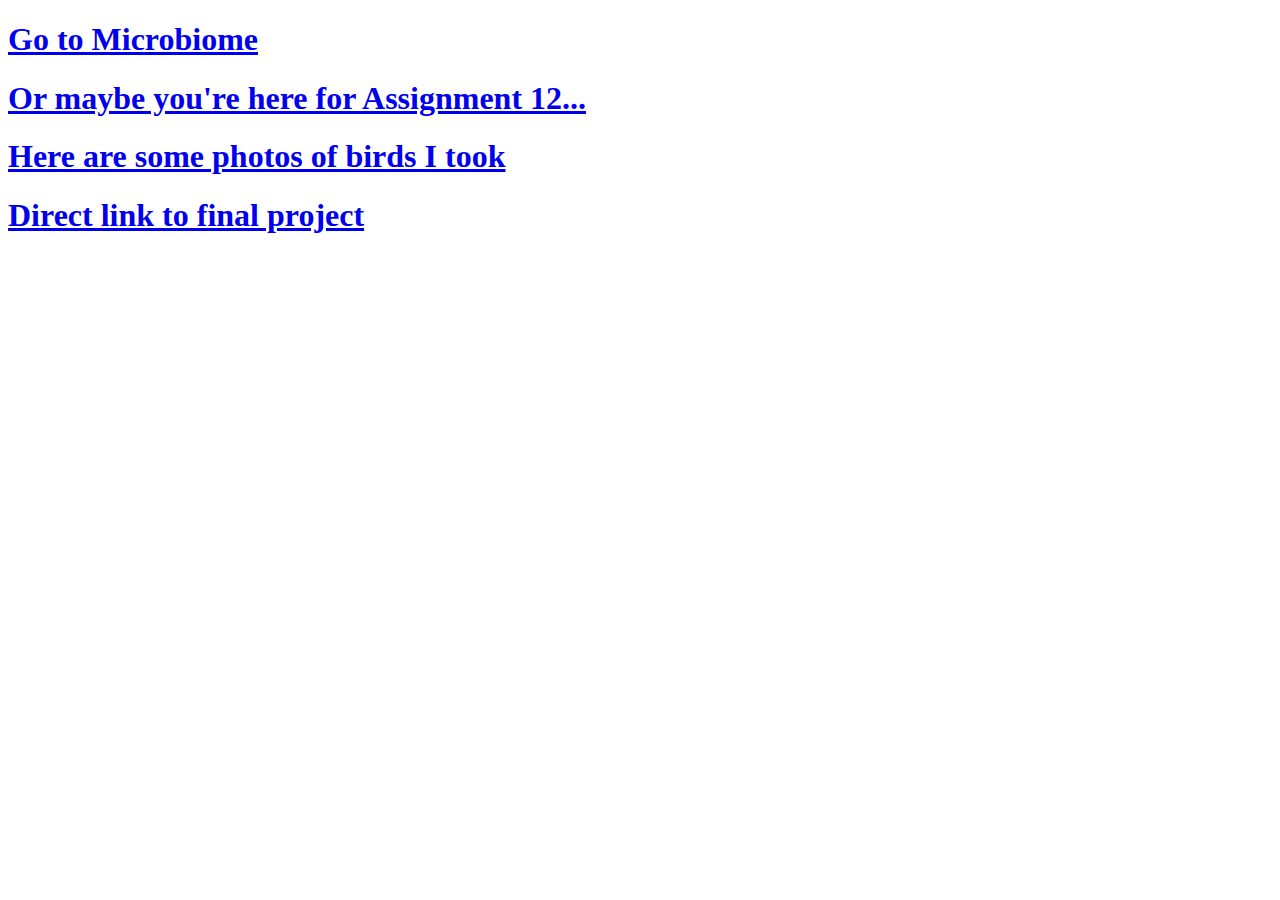
<file: index.html>
<!DOCTYPE html>
<html>
    <head>
        <title>Main page</title>
    </head>

    <body>
        <h1> <a href="School/Data Visualization/Microbiome.html">Go to Microbiome</a></h1>
        <h1> <a href="School/Data Visualization/Assignment 12/Assignment12.html">Or maybe you're here for Assignment 12...</a></h1>
        <h1> <a href="Personal/Birdwatching/birdwatching.html">Here are some photos of birds I took</a></h1>
        <h1> <a href="School/Data Visualization/Final Project/final.html">Direct link to final project</a></h1>
    </body>
</html>
</file>
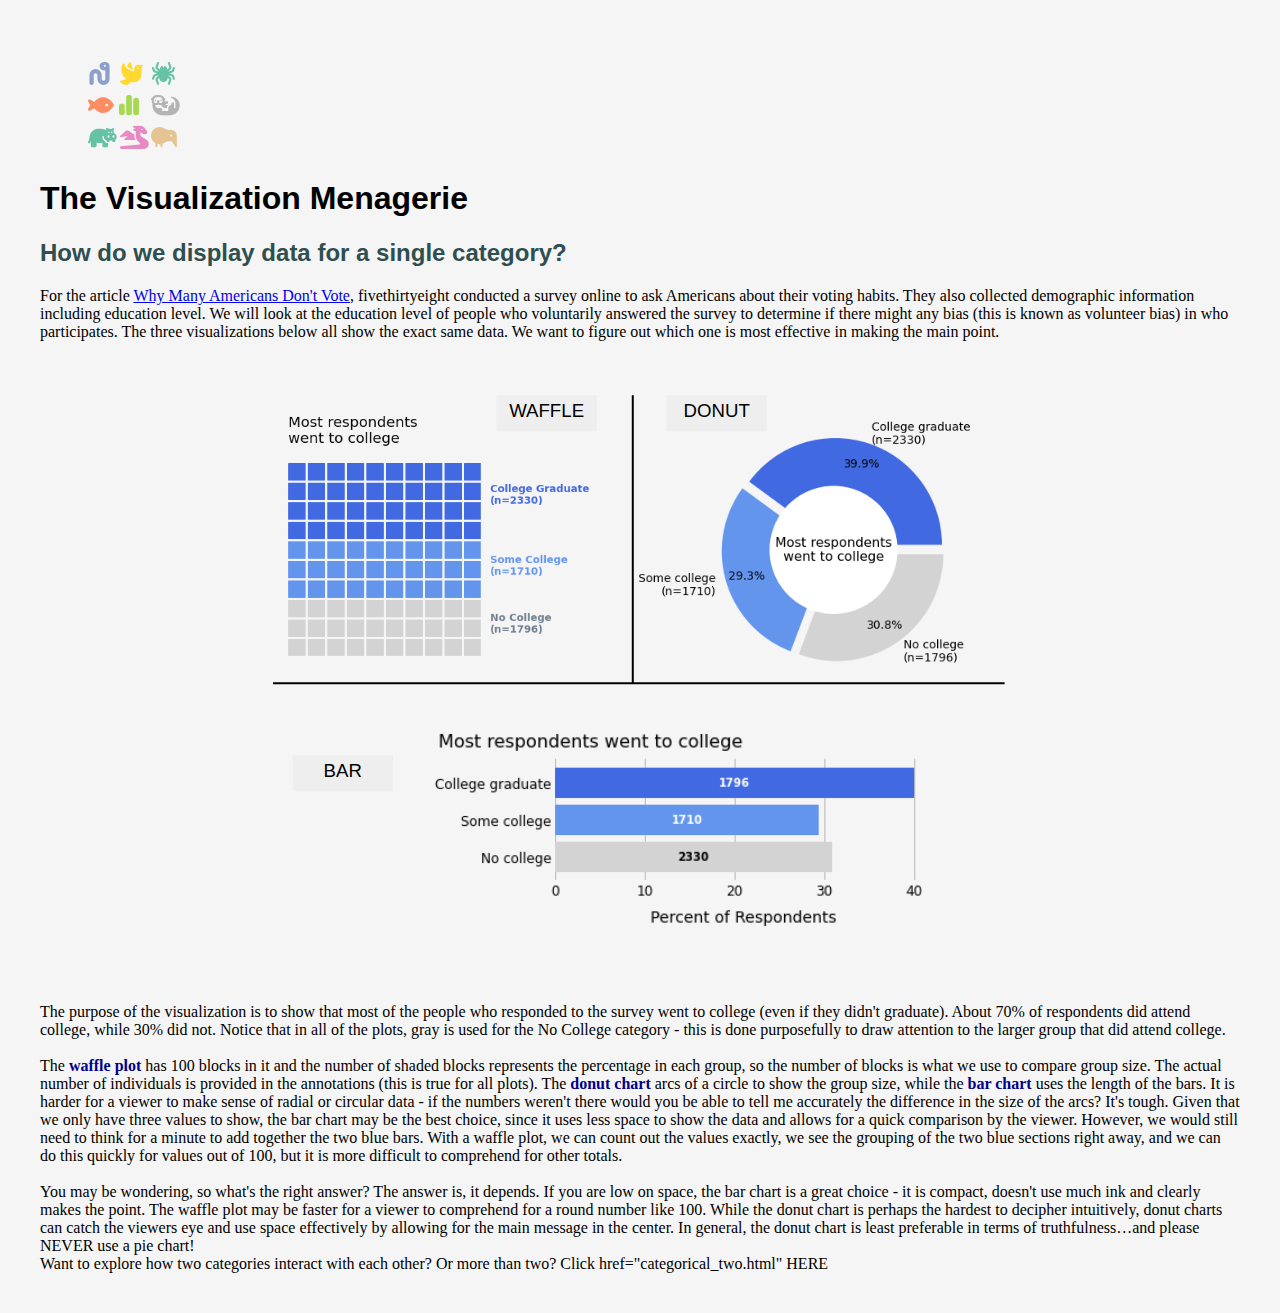
<file: categorical_one.html>
<!DOCTYPE html>

<html lang="en">

    <head>
        <meta charset="UTF-8">
        <meta name="viewport" content="width=device-width, initial-scale=1">
        <title>Categorical Data Viz 1</title>
        <link rel="stylesheet" href="css/categorical_two_full.css">
    </head>

    <body>
        <header>
            <figure>
                <img src="figures/logo.png">
            </figure>
            <h1>The Visualization Menagerie</h1>
        </header>

        <main>
            <h2>How do we display data for a single category?</h2>

            For the article <a href="https://projects.fivethirtyeight.com/non-voters-poll-2020-election/">Why Many Americans 
            Don't Vote</a>, fivethirtyeight conducted a survey online to ask Americans about their
            voting habits. They also collected demographic information including education level. We will look at
            the education level of people who voluntarily answered the survey to determine if there might any bias
            (this is known as volunteer bias) in who participates. The three visualizations below all
            show the exact same data. We want to figure out which one is most effective in making the main point.
            <br>
            <br>
            <figure>
                <img src="figures/three_cat.svg" class="center">
            </figure>
            <br>
            <br>
            The purpose of the visualization is to show that most of the people who responded to the survey went to
            college (even if they didn't graduate). About 70% of respondents did attend college, while 30% did not.
            Notice that in all of the plots, gray is used for the No College category - this is done purposefully to
            draw attention to the larger group that did attend college.
            <br>
            <br>
            The <dfn>waffle plot</dfn> has 100 blocks in it and the number of shaded blocks represents the percentage
            in each group, so the number of blocks is what we use to compare group size. The actual number of
            individuals is provided in the annotations (this is true for all plots). The <dfn>donut chart</dfn>
            arcs of a circle to show the group size, while the <dfn>bar chart</dfn> uses the length of the bars. It
            is harder for a viewer to make sense of radial or circular data - if the numbers weren't there would you
            be able to tell me accurately the difference in the size of the arcs? It's tough. Given that we only
            have three values to show, the bar chart may be the best choice, since it uses less space to show the
            data and allows for a quick comparison by the viewer. However, we would still need to think for a minute
            to add together the two blue bars. With a waffle plot, we can count out the values exactly, we see the
            grouping of the two blue sections right away, and we can do this quickly for values out of 100, but it
            is more difficult to comprehend for other totals.
            <br>
            <br>
            You may be wondering, so what's the right answer? The answer is, it depends. If you are low on space, the
            bar chart is a great choice - it is compact, doesn't use much ink and clearly makes the point. The
            waffle plot may be faster for a viewer to comprehend for a round number like 100. While the donut chart
            is perhaps the hardest to decipher intuitively, donut charts can catch the viewers eye and use space
            effectively by allowing for the main message in the center. In general, the donut chart is least
            preferable in terms of truthfulness…and please NEVER use a pie chart!
        </main>

        <footer>
            Want to explore how two categories interact with each other? Or more than two? Click
            href="categorical_two.html" HERE
        </footer>

    </body>

</html>
</file>
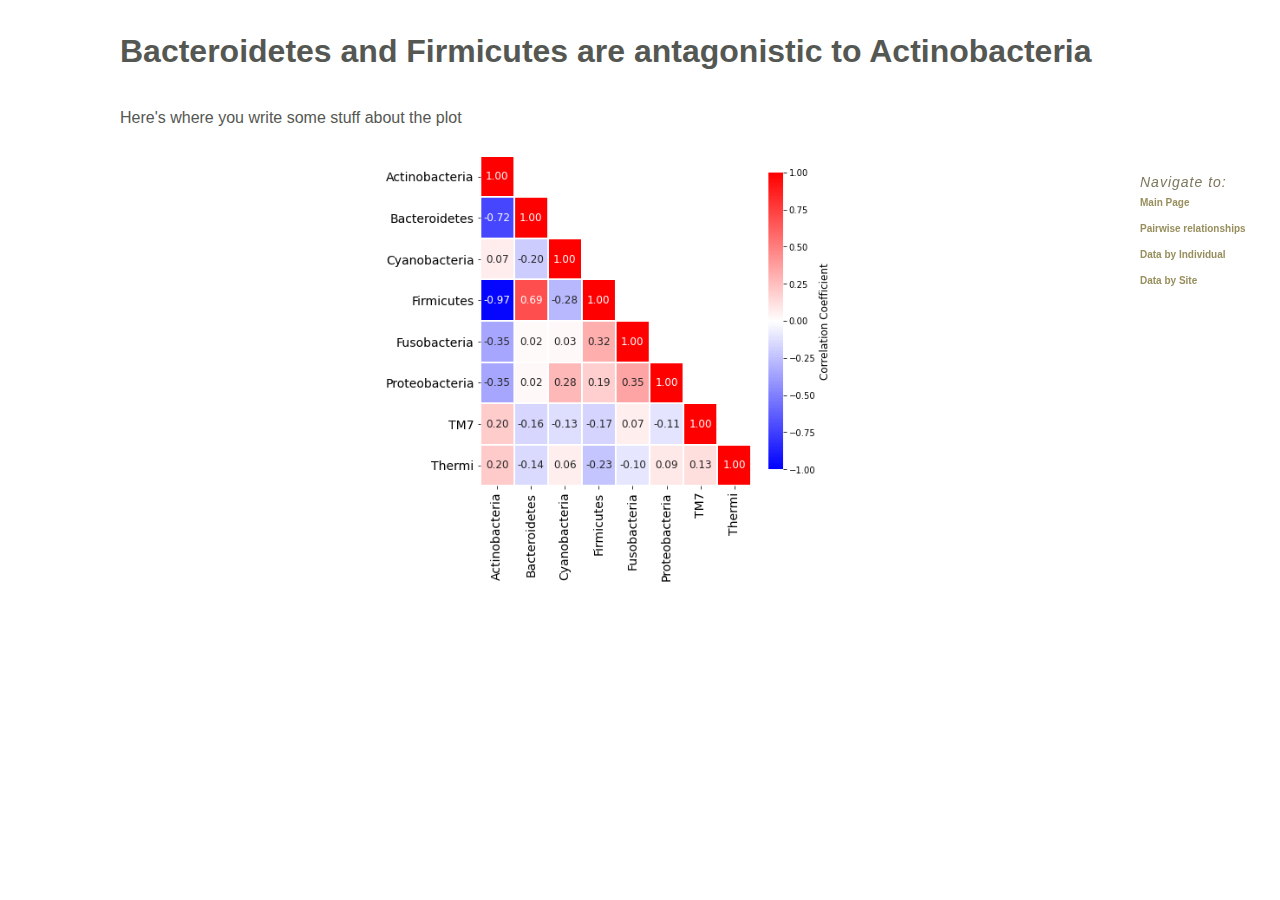
<file: Correlations.html>
<!DOCTYPE html>
<div class="page-wrapper">
<html>

	<head>
		<title>Pairwise_Correlations</title>
		<link rel="stylesheet" href="css/style.css">
	</head>

	<body>
		<div class="preamble" id="zen-preamble" role="article">
			<h1>Bacteroidetes and Firmicutes are antagonistic to Actinobacteria</h1>
			<p>Here's where you write some stuff about the plot</p>
		</div>
		
		<figure>
			<img src="figures/Phyla_correlations.png" class="center">
		</figure>

		<aside class="sidebar" role="complementary">
		<div class="wrapper">
			<h3>Navigate to:</h3>
			<nav role="navigation">
				<ul>
					<li>
						<a href="Microbiome.html">Main Page</a> 
					</li>					
					<li>
						<a href="Correlations.html">Pairwise relationships</a> 
					</li>					
					<li>
						<a href="PCA_Indiv.html">Data by Individual</a>					
					</li>					
					<li>
						<a href="PCA_Site.html">Data by Site</a>					
					</li>					
				</ul>
			</nav>
		</div>
	</body>

</html>
</file>
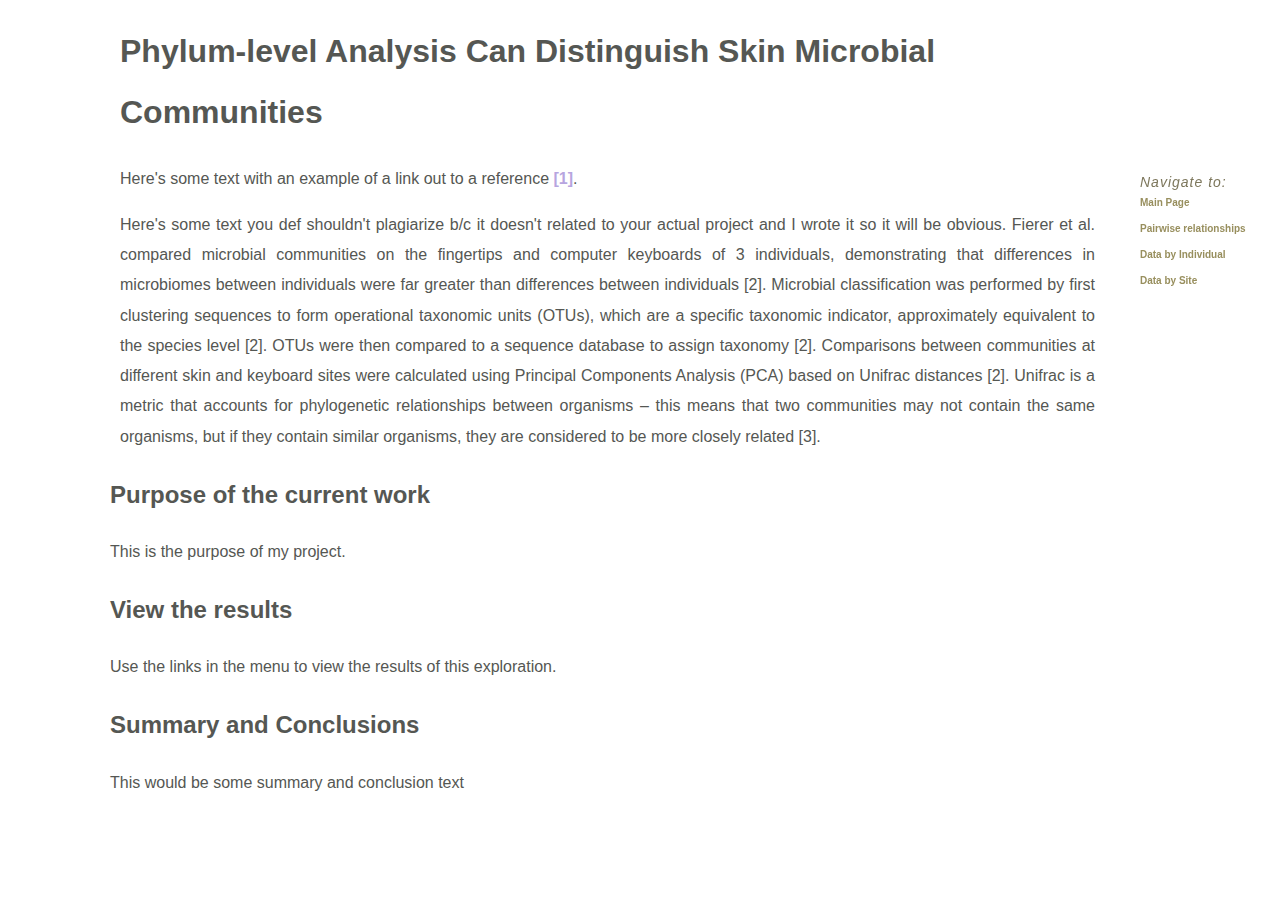
<file: Microbiome.html>
<!DOCTYPE html>
<div class="page-wrapper">
<html>

	<head>
		<title>Microbiome</title>
		<link rel="stylesheet" href="css/style.css">
	</head>

	<body>
		<div class="preamble" id="zen-preamble" role="article">
			<h1>Phylum-level Analysis Can Distinguish Skin Microbial Communities </h1>
			<p>
				Here's some text with an example of a link out to a reference
				<a href="https://www.ncbi.nlm.nih.gov/books/NBK8817/">[1]</a>.
			</p>
			<p>
				Here's some text you def shouldn't plagiarize b/c it doesn't related to your actual
				project and I wrote it so it will be obvious.
				Fierer et al. compared microbial communities on the fingertips and computer keyboards of
				3 individuals, demonstrating that differences in microbiomes between individuals were far 
				greater than differences between individuals [2]. Microbial classification was performed by 
				first clustering sequences to form operational taxonomic units (OTUs), which are a specific 
				taxonomic indicator, approximately equivalent to the species level [2]. 
				OTUs were then compared to a sequence database to assign taxonomy [2]. 
				Comparisons between communities at different skin and keyboard sites were calculated using 
				Principal Components Analysis (PCA) based on Unifrac distances [2]. Unifrac is a metric that 
				accounts for phylogenetic relationships between organisms – this means that two communities may not 
				contain the same organisms, but if they contain similar organisms, they are considered to be more 
				closely related [3].
			</p>
		</div>

		<h2>Purpose of the current work</h2>
		<p>This is the purpose of my project. </p> 
				
		<h2>View the results</h2>
		<p>Use the links in the menu to view the results of this exploration.</p>

		<h2>Summary and Conclusions</h2>
		<p>This would be some summary and conclusion text</p>

		<aside class="sidebar" role="complementary">
		<div class="wrapper">
			<h3>Navigate to:</h3>
			<nav role="navigation">
				<ul>
					<li>
						<a href="Microbiome.html">Main Page</a> 
					</li>					
					<li>
						<a href="Correlations.html">Pairwise relationships</a> 
					</li>					
					<li>
						<a href="PCA_Indiv.html">Data by Individual</a>					
					</li>					
					<li>
						<a href="PCA_Site.html">Data by Site</a>					
					</li>					
				</ul>
			</nav>
		</div>
	</body>

</html>
</file>
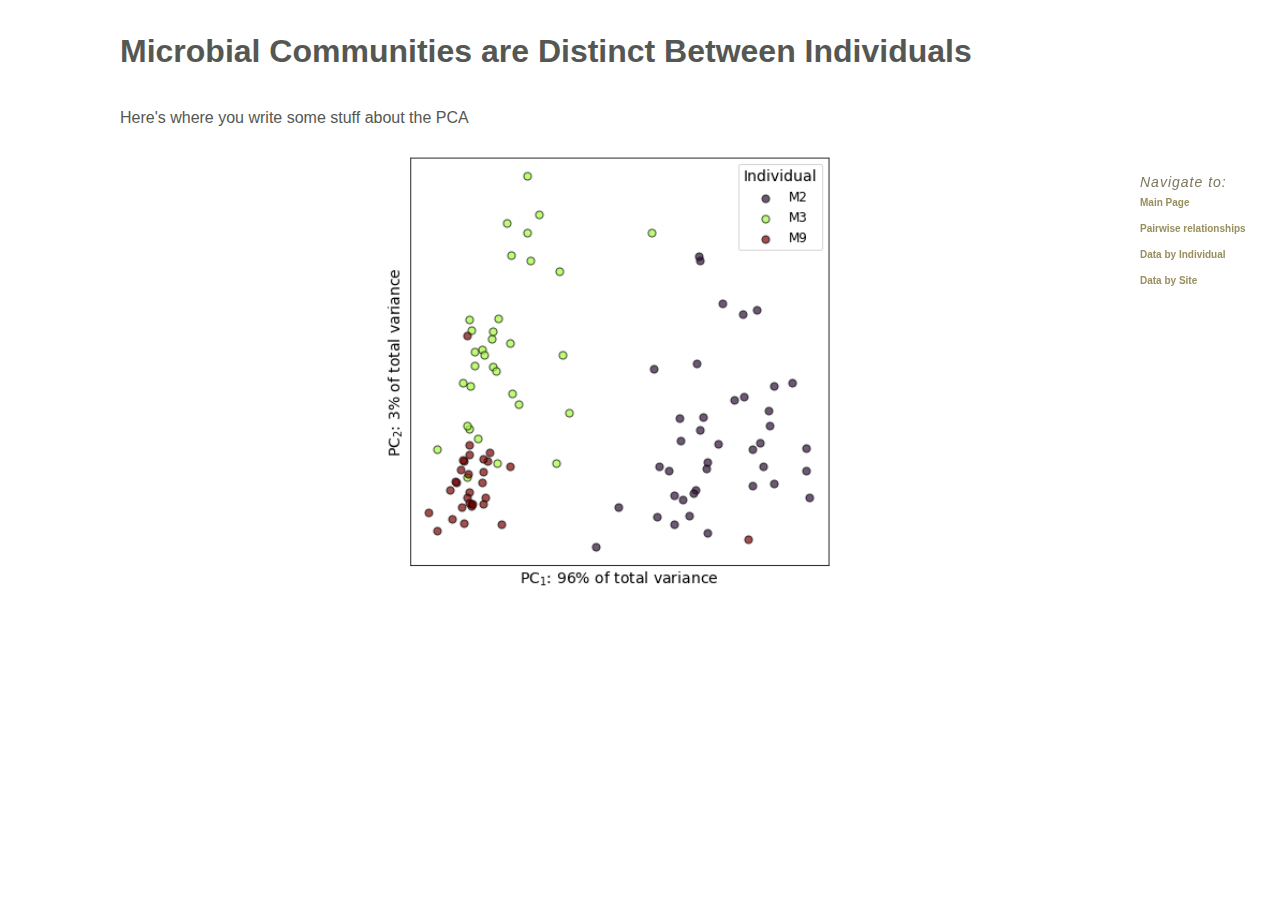
<file: PCA_Indiv.html>
<!DOCTYPE html>
<div class="page-wrapper">
<html>

	<head>
		<title>PCA_by_Individual</title>
		<link rel="stylesheet" href="css/style.css">	
	</head>

	<body>
		<div class="preamble" id="zen-preamble" role="article">
			<h1>Microbial Communities are Distinct Between Individuals</h1>
			<p>Here's where you write some stuff about the PCA </p>
		</div>

		<figure>
			<img src="figures/PCA_ByIndiv.png" class="center">
		</figure>

		<aside class="sidebar" role="complementary">
		<div class="wrapper">
			<h3>Navigate to:</h3>
			<nav role="navigation">
				<ul>
					<li>
						<a href="Microbiome.html">Main Page</a> 
					</li>					
					<li>
						<a href="Correlations.html">Pairwise relationships</a> 
					</li>					
					<li>
						<a href="PCA_Indiv.html">Data by Individual</a>					
					</li>					
					<li>
						<a href="PCA_Site.html">Data by Site</a>					
					</li>					
				</ul>
			</nav>
		</div>
	</body>

</html>
</file>
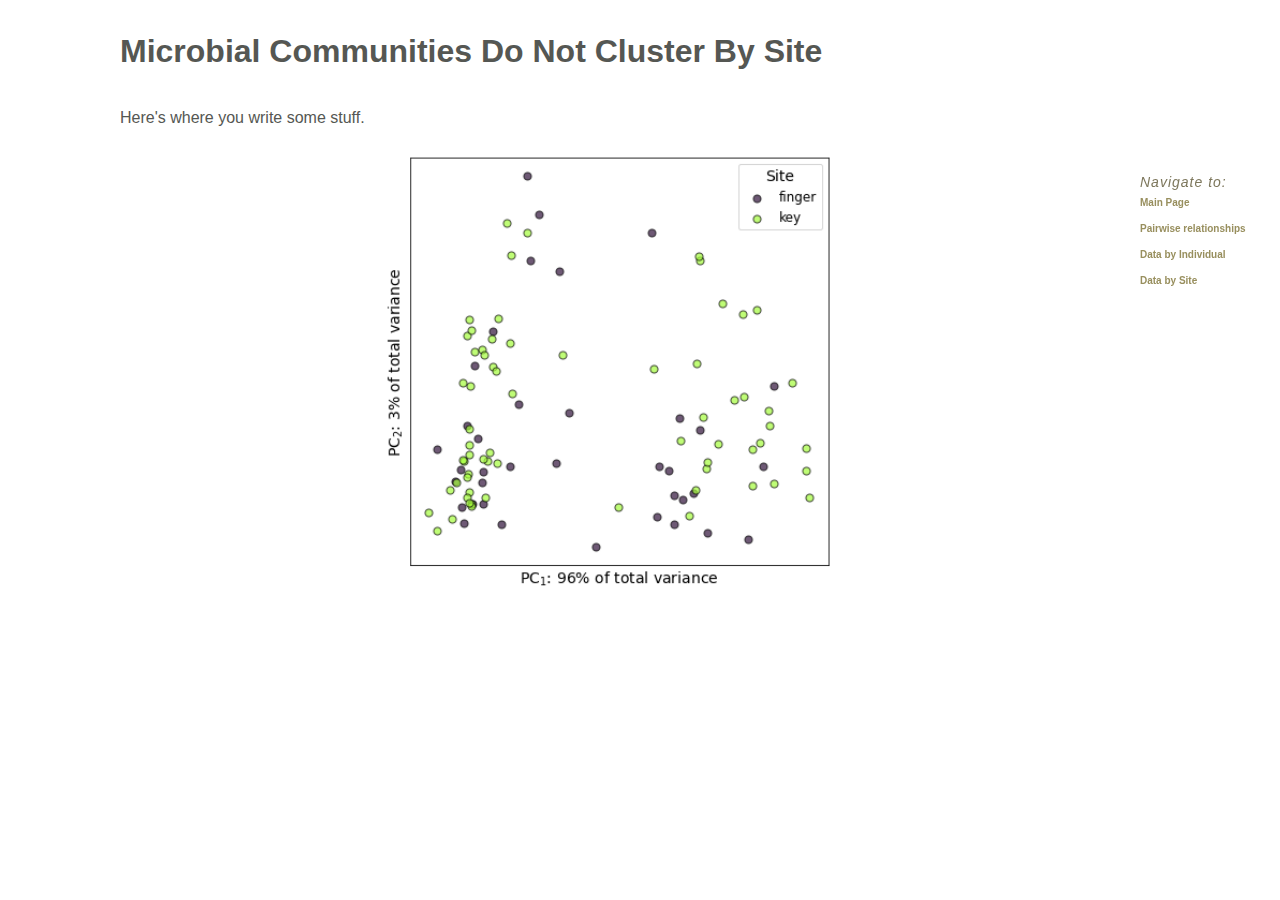
<file: PCA_Site.html>
<!DOCTYPE html>
<div class="page-wrapper">
<html>

	<head>
		<title>PCA_by_Site</title>
		<link rel="stylesheet" href="css/style.css">
	</head>

	<body>
		<div class="preamble" id="zen-preamble" role="article">
			<h1>Microbial Communities Do Not Cluster By Site </h1>
			<p>Here's where you write some stuff.</p>
		</div>

		<figure>
			<img src="figures/PCA_BySite.png" class="center">
		</figure>

		<aside class="sidebar" role="complementary">
		<div class="wrapper">
			<h3>Navigate to:</h3>
			<nav role="navigation">
				<ul>
					<li>
						<a href="Microbiome.html">Main Page</a> 
					</li>					
					<li>
						<a href="Correlations.html">Pairwise relationships</a> 
					</li>					
					<li>
						<a href="PCA_Indiv.html">Data by Individual</a>					
					</li>					
					<li>
						<a href="PCA_Site.html">Data by Site</a>					
					</li>					
				</ul>
			</nav>
		</div>
	</body>

</html>
</file>
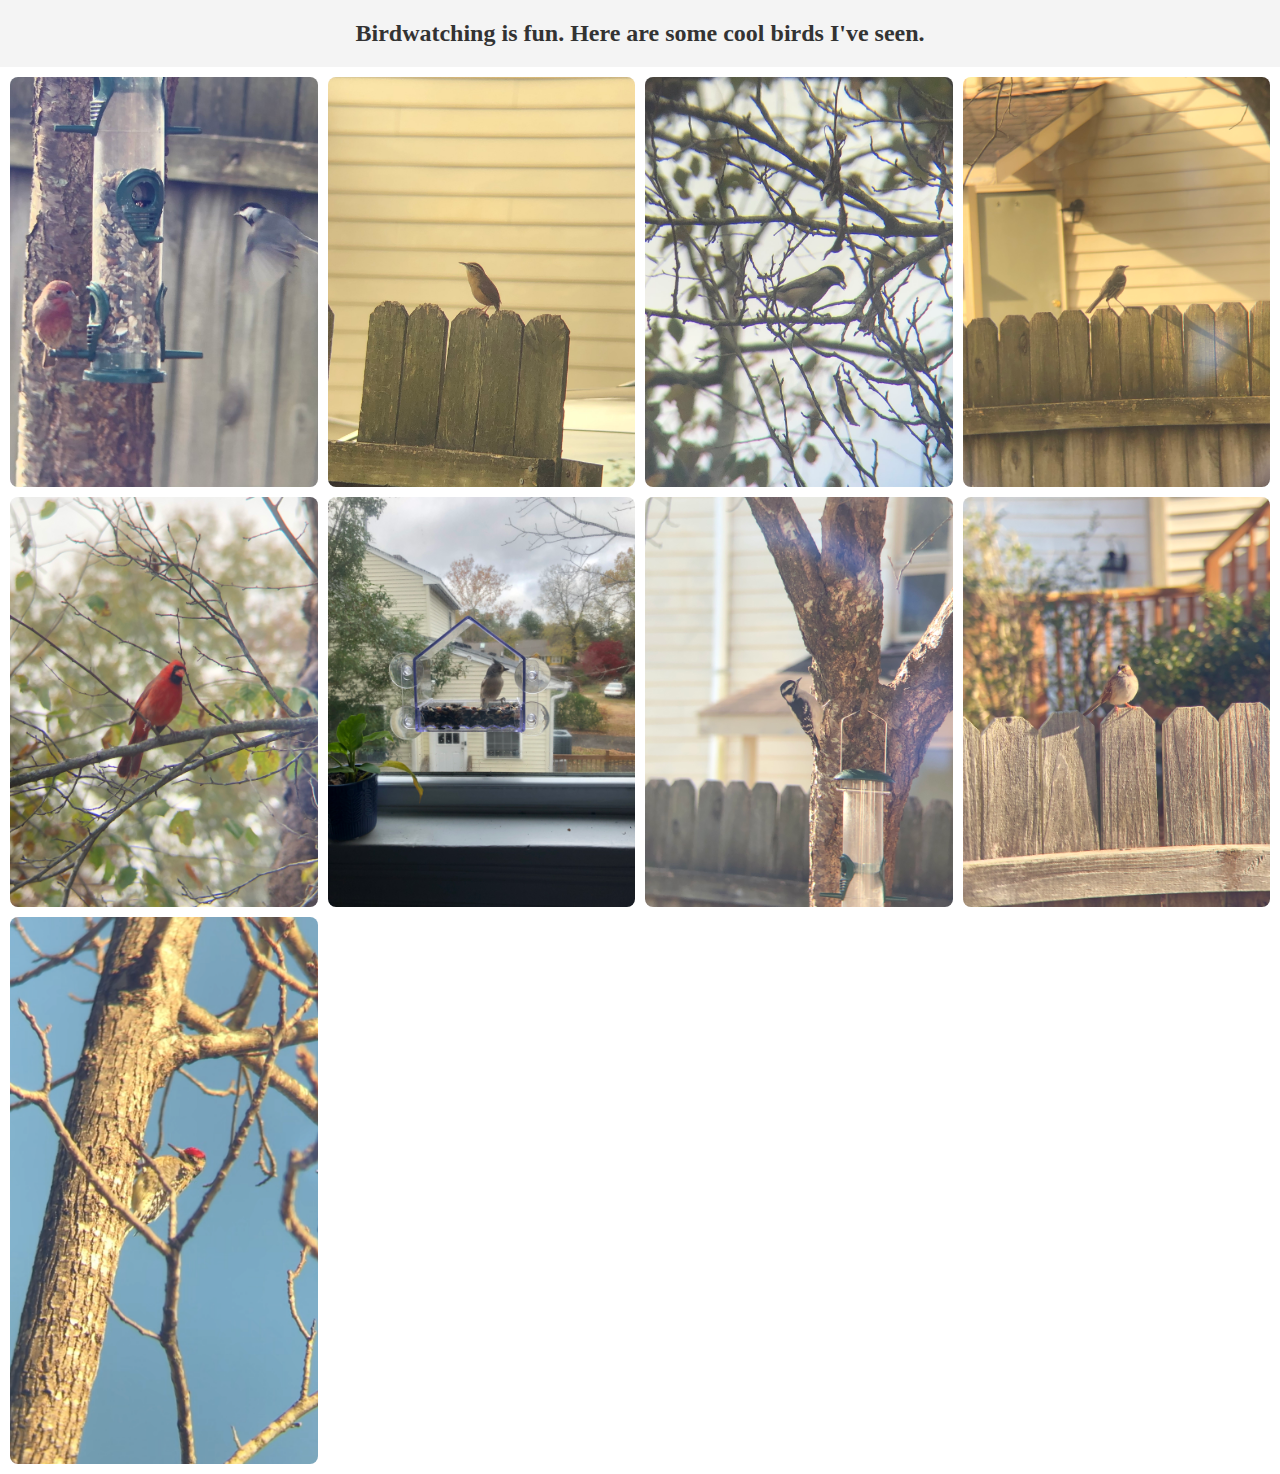
<file: Personal/Birdwatching/birdwatching.html>
<!DOCTYPE html>
<html lang="en">
<head>
    <meta charset="UTF-8">
    <meta name="viewport" content="width=device-width, initial-scale=1.0">
    <title>Adventures in Birdwatching</title>
    <link rel="stylesheet" href="css/bird.css">
</head>
<body>
    <header>
        <h1>
            Birdwatching is fun. Here are some cool birds I've seen.
        </h1>
    </header>

    <div class="gallery">
        <div class="gallery-item">
            <img src="images/finch and chickadee.jpg" onclick="openModal(this)">
            <div class="caption">On the left is a house finch, and on the right is a Carolina chickadee.</div>
        </div>
        <div class="gallery-item">
            <img src="images/carolina wren.jpg" onclick="openModal(this)">
            <div class="caption">The fence became a common spot for birds to perch, like this Carolina wren.
                It stood there for some time, singing its distinct song.
            </div>
        </div>
        <div class="gallery-item">
            <img src="images/carolina chickadee.jpg" onclick="openModal(this)">
            <div class="caption">Another Carolina chickadee. They're not very big, so they often don't eat
                on the birdfeeder, being scared away by larger birds.
            </div>
        </div>
        <div class="gallery-item">
            <img src="images/northern mockingbird.jpg" onclick="openModal(this)">
            <div class="caption">This is a northern mockingbird, perched atop the fence. I saw this pretty early on, but haven't seen
                many since.
            </div>
        </div>
        <div class="gallery-item">
            <img src="images/northern cardinal.jpg" onclick="openModal(this)">
            <div class="caption">The <a href="https://prelaunch.audubon.org/field-guide/bird/northern-cardinal">northern cardinals</a> are pretty funny around the birdfeeder. I've only seen one perch on it once,
                they much prefer to scavange for the bits of birdseed that have fallen on the floor below it.
            </div>
        </div>
        <div class="gallery-item">
            <img src="images/tufted titmouse.jpg" onclick="openModal(this)">
            <div class="caption">I've seen no bird more than the tufted titmouse, a favorite of my great-grandfather. This is a photo
                from a new window feeder I bought. I've loved getting a closer look at them through it.
            </div>
        </div>
        <div class="gallery-item">
            <img src="images/female downy.jpg" onclick="openModal(this)">
            <div class="caption">This is a female downy woodpecker. The males have a distinct red mark on the back of their head, although
                I'm not sure you can call it distinct when it seems like seven different species have the same mark.
            </div>
        </div>
        <div class="gallery-item">
            <img src="images/white throated sparrow.jpg" onclick="openModal(this)">
            <div class="caption">This white-throated sparrow has been popping in to my backyard every now and then. I first spotted him
                and thought it was a chipping sparrow, but it has a very distinct yellow marking between its eyes.
            </div>
        </div>
        <div class="gallery-item">
            <img src="images/yellow bellied sapsucker.PNG" onclick="openModal(this)">
            <div class="caption">It took some time to track this yellow-bellied sapsucker down, but after jumping from tree to tree
                for a while, I was finally able to look at him long enough to identify him.
            </div>
        </div>
    </div>

    <div id="imageModal" class="modal" onclick="closeModal()">
        <span class="close">&times;</span>
        <img class="modal-content" id="fullImage">
        <div id="modalCaption"></div>
    </div>

    <script src="javascripts/modal.js"></script>
</body>
</html>
</file>
<file: css/categorical_two_full.css>
html {
    background-color: whitesmoke;
    margin: 2em;
    font-family: Cambria, Cochin, Georgia, Times, 'Times New Roman', serif;
    font-size: 100%
}

section {
    margin: 2em;
}

h1 {
    font-size: 2em;
    font-family: Arial, Helvetica, sans-serif;
    font-weight: bold;
}

h2 {
    font-family: Arial, Helvetica, sans-serif;
    color: darkslategray
}

p,
ul li,
ol li {
    font-size: 1.2em;
}

nav {
    border-bottom-style: solid;
    border-bottom-width: 0.1em;
    padding-bottom: 0.8em;
}

nav ul {
    margin: 0;
    padding: 0;
    list-style-type: none;
    display: flex;
    justify-content: space-around;
    flex-wrap: wrap;
}

nav ul li a {
    display: block;
    border: 3px solid;
    border-radius: .5em;
    border-color: slategray;
    padding: .5em 1em;
    margin: .5em;
    font-family: Arial, Helvetica, sans-serif;
    text-decoration: none;
    color: black;
}

nav ul li a:visited {
    color: black;
}

nav ul li a:hover {
    background-color: lightskyblue;
}

form ul li {
    list-style-type: none;
    font-size: 1.2em;
}

iframe {
    border: none;
}

th {
    border-bottom: 1px solid gray;
    font-family: Arial, Helvetica, sans-serif;
    font-size: 1.2em;
}

td {
    border-bottom: 1px solid gray;
    border-right: 1px solid gray;
    font-family: Arial, Helvetica, sans-serif;
    font-size: 1.2em;
}

dfn {
    font-weight: bolder;
    font-style: normal;
    color: darkblue;
}

address {
    font-family: Arial, Helvetica, sans-serif;
    font-size: 1em;
}

/* classes */

.active {
    background-color: lightslategrey;
}

.activechild {
    background-color: aliceblue;
}

.button {
    background-color: lightslategray;
    border-radius: 4px;
    color: whitesmoke;
    font-family: Arial, Helvetica, sans-serif;
    font-size: 20px;
    font-variant: small-caps;
    cursor: pointer;
    border: none;
    padding: 1em;
}

.button:hover {
    border: none;
    background: lightskyblue;
    box-shadow: 0px 0px 1px #777;
}

.center {
    display: block;
    margin-left: auto;
    margin-right: auto
}

.scalesvg {
    width: 80%;
    height: auto;
    display: block;
    margin-left: auto;
    margin-right: auto
}

.navhelper {
    clear: left;
    background-color: lightsteelblue;
    font-family: Arial, Helvetica, sans-serif;
    font-variant: small-caps;
    text-align: center;
    padding-top: 1em;
    padding-bottom: 1em;
    margin-top: 4em;
    border-bottom-width: 0.1 em;
    border-bottom-style: solid;
}

.tableitem {
    list-style-type: none;
    margin-bottom: 0.4em;
}

.tableauPlaceholder {
    display: block;
    margin-left: auto;
    margin-right: auto
}

.logotext {
    display: flex;
    align-items: center;
    margin-bottom: 2em;
}


/* specific divs (ids) */

@media screen and (min-width: 60em) {
    #imagebox {
        display: flex;
        align-items: center;
        margin-bottom: 2em;
    }

    #imgleft {
        margin-right: 2em;
    }
}
</file>
<file: css/style.css>
/* css Zen Garden default style v1.02 */
/* css released under Creative Commons License - http://creativecommons.org/licenses/by-nc-sa/1.0/  */

/* This file based on 'Tranquille' by Dave Shea */
/* You may use this file as a foundation for any new work, but you may find it easier to start from scratch. */
/* Not all elements are defined in this file, so you'll most likely want to refer to the xhtml as well. */

/* Your images should be linked as if the CSS file sits in the same folder as the images. ie. no paths. */


/* basic elements */
html {
	margin: 0;
	padding: 0;
	}
body {
	font: 100% georgia, sans-serif;
	line-height: 1.88889;
	color: #555753; 
	background: #fff url(http://csszengarden.com/001/blossoms.jpg) no-repeat bottom right; 
	margin: 0; 
	padding: 0;
	}
p { 
	margin-top: 0; 
	text-align: justify;
	}
h3 { 
	font: italic normal 1.4em georgia, sans-serif;
	letter-spacing: 1px; 
	margin-bottom: 0; 
	color: #7D775C;
	}
a:link { 
	font-weight: bold; 
	text-decoration: none; 
	color: #B7A5DF;
	}
a:visited { 
	font-weight: bold; 
	text-decoration: none; 
	color: #D4CDDC;
	}
a:hover, a:focus, a:active { 
	text-decoration: underline; 
	color: #9685BA;
	}
abbr {
	border-bottom: none;
	}

figure {
  border-top: none;
  padding-top: 0;
}
figcaption {
  padding: 0.5em;
  color: black;
  font-size: small;
}
/* specific divs */

.center {
  display: block;
  margin-left: auto;
  margin-right: auto;
  width: 50%;
  }

.page-wrapper { 
	background: url(http://csszengarden.com/001/zen-bg.jpg) no-repeat top left; 
	padding: 0 175px 0 110px;  
	margin: 0; 
	position: relative;
	}

.intro { 
	min-width: 470px;
	width: 100%;
	}

header h1 { 
	margin-top: 10px;
	display: block;
	width: 219px;
	height: 87px;
	float: left;

	text-indent: 100%;
	white-space: nowrap;
	overflow: hidden;
	}
header h2 { 
	margin-top: 58px; 
	margin-bottom: 40px; 
	width: 200px; 
	height: 18px; 
	float: right;

	text-indent: 100%;
	white-space: nowrap;
	overflow: hidden;
	}
header {
	padding-top: 20px;
	height: 87px;
}

.summary {
	clear: both; 
	margin: 20px 20px 20px 10px; 
	width: 160px; 
	float: left;
	}
.summary p {
	font: italic 1.1em/2.2 georgia; 
	text-align: center;
	}

.preamble {
	clear: right; 
	padding: 0px 10px 0 10px;
	}
.supporting {	
	padding-left: 10px; 
	margin-bottom: 40px;
	}

footer { 
	text-align: center; 
	}
footer a:link, footer a:visited { 
	margin-right: 20px; 
	}

.sidebar {
	margin-left: 600px; 
	position: fixed; 
	top: 0; 
	right: 0;
	}
.sidebar .wrapper { 
	font: 10px verdana, sans-serif; 
	background: transparent url(http://csszengarden.com/001/paper-bg.jpg) top left repeat-y; 
	padding: 10px; 
	margin-top: 150px; 
	width: 130px; 
	}
.sidebar h3.select { 
	margin: 10px 0 5px 0; 
	width: 97px; 
	height: 16px; 

	text-indent: 100%;
	white-space: nowrap;
	overflow: hidden;
	}
.sidebar h3.archives { 
	background: transparent url(http://csszengarden.com/001/h5.gif) no-repeat top left; 
	margin: 25px 0 5px 0; 
	width:57px; 
	height: 14px; 

	text-indent: 100%;
	white-space: nowrap;
	overflow: hidden;
	}
.sidebar h3.resources { 
	background: transparent url(http://csszengarden.com/001/h6.gif) no-repeat top left; 
	margin: 25px 0 5px 0; 
	width:63px; 
	height: 10px; 

	text-indent: 100%;
	white-space: nowrap;
	overflow: hidden;
	}


.sidebar ul {
	margin: 0;
	padding: 0;
	}
.sidebar li {
	line-height: 1.6em; 
	background: transparent url(http://csszengarden.com/001/cr1.gif) no-repeat top center; 
	display: block; 
	padding-top: 5px; 
	margin-bottom: 5px;
	list-style-type: none;
	}
.sidebar li a:link {
	color: #988F5E;
	}
.sidebar li a:visited {
	color: #B3AE94;
	}


.extra1 {
	background: transparent url(http://csszengarden.com/001/cr2.gif) top left no-repeat; 
	position: absolute; 
	top: 40px; 
	right: 0; 
	width: 148px; 
	height: 110px;
	}
</file>
<file: Personal/Birdwatching/css/bird.css>
/* Basic Reset */
* {
    margin: 0;
    padding: 0;
    box-sizing: border-box;
}

/* Header Styling */
header {
    text-align: center;
    padding: 20px;
    background-color: #f4f4f4;
}

header h1 {
    font-size: 24px;
    color: #333;
}

/* Gallery Container */
.gallery {
    display: grid;
    gap: 10px;
    grid-template-columns: repeat(auto-fill, minmax(300px, 1fr));
    padding: 10px;
}

/* Individual Gallery Item */
.gallery-item {
    position: relative;
    overflow: hidden;
}

/* Image Styling */
.gallery-item img {
    width: 100%;
    height: 100%; /* Set a fixed height */
    object-fit: cover; /* Ensures the image fills the specified width and height */
    border-radius: 8px;
    display: block;
    margin: 0 auto;
}

/* Caption Styling */
.caption {
    position: absolute;
    bottom: 0;
    background: rgba(0, 0, 0, 0.6);
    color: #fff;
    width: 100%;
    text-align: center;
    padding: 10px;
    font-size: 14px;
    opacity: 0;
    transition: opacity 0.3s ease;
    border-bottom-left-radius: 8px;
    border-bottom-right-radius: 8px;
}

.gallery-item:hover .caption {
    opacity: 1;
}

/* Modal Styling */
.modal {
    display: none; /* Hidden by default */
    position: fixed;
    z-index: 1000;
    left: 0;
    top: 0;
    width: 100%;
    height: 100%;
    background-color: rgba(0, 0, 0, 0.8);
    align-items: center;
    justify-content: center;
}

.modal-content {
    max-width: 90%;
    max-height: 80%;
    border-radius: 8px;
    box-shadow: 0 4px 8px rgba(0, 0, 0, 0.2);
}

.close {
    position: absolute;
    top: 10px;
    right: 20px;
    color: white;
    font-size: 30px;
    cursor: pointer;
}

#modalCaption {
    text-align: center;
    color: white;
    margin-top: 10px;
}
</file>
